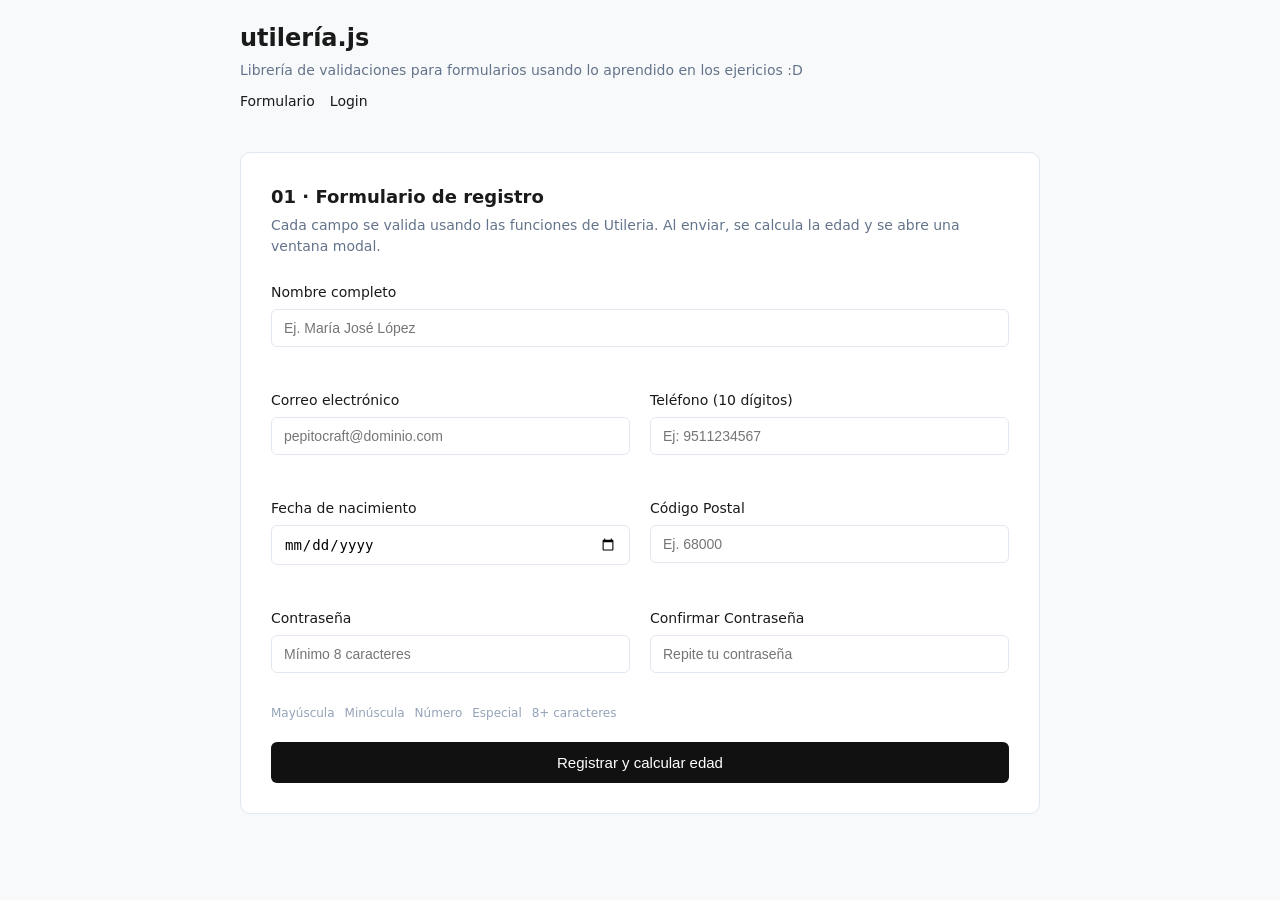
<file: index.html>
<!DOCTYPE html>
<html lang="es">
<head>
  <meta charset="UTF-8" />
  <meta name="viewport" content="width=device-width, initial-scale=1.0" />
  <title>Utilería.js - Actividad 2 </title>
  <link rel="stylesheet" href="css/styles.css" />
</head>
<body>
  <div class="envoltura">
    <header class="encabezado">
      <div>
        <div class="marca">
          <div>
            <h1>utilería.js</h1>
            <p>Librería de validaciones para formularios usando lo aprendido en los ejericios :D</p>
          </div>
        </div>
        <nav class="subnav">
          <a href="index.html">Formulario</a>
          <a href="login.html">Login</a>
        </nav>
      </div>
    </header>

    <section class="panel">
      <h2 class="panel-titulo">01 · Formulario de registro</h2>
      <p class="panel-descripcion">
        Cada campo se valida usando las funciones de Utileria. Al enviar, se calcula la edad y se abre una ventana modal.
      </p>

      <form id="formRegistro" novalidate>
        <div class="campo">
          <label for="nombre">Nombre completo</label>
          <input type="text" id="nombre" placeholder="Ej. María José López" autocomplete="off" />
          <span class="mensaje-error" id="errorNombre"></span>
        </div>

        <div class="fila-doble">
          <div class="campo">
            <label for="correo">Correo electrónico</label>
            <input type="text" id="correo" placeholder="pepitocraft@dominio.com" autocomplete="off" />
            <span class="mensaje-error" id="errorCorreo"></span>
          </div>

          <div class="campo">
            <label for="telefono">Teléfono (10 dígitos)</label>
            <input type="text" id="telefono" placeholder="Ej: 9511234567" autocomplete="off" />
            <span class="mensaje-error" id="errorTelefono"></span>
          </div>
        </div>

        <div class="fila-doble">
          <div class="campo">
            <label for="fechaNacimiento">Fecha de nacimiento</label>
            <input type="date" id="fechaNacimiento" />
            <span class="mensaje-error" id="errorFecha"></span>
          </div>

          <div class="campo">
            <label for="codigoPostal">Código Postal</label>
            <input type="text" id="codigoPostal" placeholder="Ej. 68000" autocomplete="off" />
            <span class="mensaje-error" id="errorCP"></span>
          </div>
        </div>

        <div class="fila-doble">
          <div class="campo">
            <label for="password">Contraseña</label>
            <input type="password" id="password" placeholder="Mínimo 8 caracteres" autocomplete="off" />
            <span class="mensaje-error" id="errorPassword"></span>
            
            <ul class="reglas-password" id="reglasPassword">
              <li id="regla-mayus">Mayúscula</li>
              <li id="regla-minus">Minúscula</li>
              <li id="regla-numero">Número</li>
              <li id="regla-especial">Especial</li>
              <li id="regla-longitud">8+ caracteres</li>
            </ul>
          </div>

          <div class="campo">
            <label for="confirmarPassword">Confirmar Contraseña</label>
            <input type="password" id="confirmarPassword" placeholder="Repite tu contraseña" autocomplete="off" />
            <span class="mensaje-error" id="errorConfirmar"></span>
          </div>
        </div>

        <button type="submit" class="boton boton-primario">Registrar y calcular edad</button>
      </form>
    </section>
  </div>

  <div class="modal-fondo" id="modalFondo">
    <div class="modal-caja">
      <button class="modal-cerrar" id="modalCerrar" aria-label="Cerrar">✕</button>
      <p class="modal-etiqueta">Edad calculada · calcularEdad()</p>
      <p class="modal-edad" id="modalEdadNumero">--</p>
      <p class="modal-veredicto" id="modalVeredictoTexto"></p>
      <span class="badge" id="modalBadge"></span>
    </div>
  </div>

  <script src="js/utileria.js"></script>
  
  <script>
    const form = document.getElementById("formRegistro");
    
    const inputNombre = document.getElementById("nombre");
    const inputCorreo = document.getElementById("correo");
    const inputTelefono = document.getElementById("telefono");
    const inputFecha = document.getElementById("fechaNacimiento");
    const inputCP = document.getElementById("codigoPostal");
    const inputPassword = document.getElementById("password");
    const inputConfirmar = document.getElementById("confirmarPassword");

    function marcarCampo(input, esValido) {
      if (esValido) {
        input.classList.add("valido");
        input.classList.remove("invalido");
      } else {
        input.classList.add("invalido");
        input.classList.remove("valido");
      }
    }

    inputNombre.addEventListener("input", () => {
      const valor = inputNombre.value.trim();
      let valido = false;
      if (valor !== "") { valido = Utileria.soloLetras(valor, true); }
      marcarCampo(inputNombre, valido);
      if (valido || valor === "") { document.getElementById("errorNombre").textContent = ""; } 
      else { document.getElementById("errorNombre").textContent = "Solo se permiten letras y espacios."; }
    });

    inputCorreo.addEventListener("input", () => {
      const valor = inputCorreo.value.trim();
      const valido = Utileria.validarCorreo(valor);
      if (valor === "") {
        inputCorreo.classList.remove("valido", "invalido");
        document.getElementById("errorCorreo").textContent = "";
      } else {
        marcarCampo(inputCorreo, valido);
        if (valido) { document.getElementById("errorCorreo").textContent = ""; } 
        else { document.getElementById("errorCorreo").textContent = "Formato de correo inválido."; }
      }
    });

    inputTelefono.addEventListener("input", () => {
      const valor = inputTelefono.value.trim();
      const longitudOk = Utileria.validarLongitud(valor, 10);
      const soloNumeros = valor.replace(/[^0-9]/g, ""); 
      let valido = false;
      if (valor !== "" && longitudOk && soloNumeros.length === 10) { valido = true; }
      marcarCampo(inputTelefono, valido);
      if (valido || valor === "") { document.getElementById("errorTelefono").textContent = ""; } 
      else { document.getElementById("errorTelefono").textContent = "Debe tener exactamente 10 dígitos."; }
    });

    inputFecha.addEventListener("change", () => {
      const valor = inputFecha.value;
      if (valor !== "") {
        const edad = Utileria.calcularEdad(valor);
        if (!isNaN(edad)) {
          marcarCampo(inputFecha, true);
          document.getElementById("errorFecha").textContent = "";
        } else {
          marcarCampo(inputFecha, false);
        }
      }
    });

    // --- Validación en vivo del Código Postal ---
    inputCP.addEventListener("input", () => {
      const valor = inputCP.value.trim();
      let valido = false;
      if (valor !== "") { valido = Utileria.validarCodigoPostal(valor); }
      marcarCampo(inputCP, valido);
      if (valido || valor === "") { document.getElementById("errorCP").textContent = ""; } 
      else { document.getElementById("errorCP").textContent = "Debe tener exactamente 5 números."; }
    });

    inputPassword.addEventListener("input", () => {
      const valor = inputPassword.value;
      const valido = Utileria.validarPassword(valor);
      
      if (valor === "") {
        inputPassword.classList.remove("valido", "invalido");
        document.getElementById("errorPassword").textContent = "";
      } else {
        marcarCampo(inputPassword, valido);
        if (valido) { document.getElementById("errorPassword").textContent = ""; } 
        else { document.getElementById("errorPassword").textContent = "No cumple los requisitos mínimos."; }
      }

      // Vuelve a checar la confirmación si la contraseña original cambia
      if (inputConfirmar.value !== "") {
        let confirmarOk = Utileria.validarTextosIguales(valor, inputConfirmar.value);
        marcarCampo(inputConfirmar, confirmarOk);
        if (confirmarOk) { document.getElementById("errorConfirmar").textContent = ""; }
        else { document.getElementById("errorConfirmar").textContent = "Las contraseñas no coinciden."; }
      }

      const liMayus = document.getElementById("regla-mayus");
      if (/[A-Z]/.test(valor)) { liMayus.classList.add("cumple"); } else { liMayus.classList.remove("cumple"); }
      const liMinus = document.getElementById("regla-minus");
      if (/[a-z]/.test(valor)) { liMinus.classList.add("cumple"); } else { liMinus.classList.remove("cumple"); }
      const liNumero = document.getElementById("regla-numero");
      if (/[0-9]/.test(valor)) { liNumero.classList.add("cumple"); } else { liNumero.classList.remove("cumple"); }
      const liEspecial = document.getElementById("regla-especial");
      if (/[^A-Za-z0-9]/.test(valor)) { liEspecial.classList.add("cumple"); } else { liEspecial.classList.remove("cumple"); }
      const liLongitud = document.getElementById("regla-longitud");
      if (valor.length >= 8) { liLongitud.classList.add("cumple"); } else { liLongitud.classList.remove("cumple"); }
    });

    // --- Validación en vivo de Confirmar Contraseña ---
    inputConfirmar.addEventListener("input", () => {
      const valor1 = inputPassword.value;
      const valor2 = inputConfirmar.value;
      let valido = false;
      if (valor2 !== "") { valido = Utileria.validarTextosIguales(valor1, valor2); }
      marcarCampo(inputConfirmar, valido);
      if (valido || valor2 === "") { document.getElementById("errorConfirmar").textContent = ""; } 
      else { document.getElementById("errorConfirmar").textContent = "Las contraseñas no coinciden."; }
    });

    form.addEventListener("submit", (evento) => {
      evento.preventDefault();

      const nombre = inputNombre.value.trim();
      const correo = inputCorreo.value.trim();
      const telefono = inputTelefono.value.trim();
      const fecha = inputFecha.value;
      const cp = inputCP.value.trim();
      const password = inputPassword.value;
      const confirmar = inputConfirmar.value;

      let nombreOk = false;
      if (Utileria.soloLetras(nombre, true)) { nombreOk = true; }

      let correoOk = false;
      if (Utileria.validarCorreo(correo)) { correoOk = true; }

      let telefonoOk = false;
      if (Utileria.validarLongitud(telefono, 10)) {
        const digitos = telefono.replace(/[^0-9]/g, "");
        if (digitos.length === 10) { telefonoOk = true; }
      }

      let fechaOk = false;
      if (fecha !== "") {
        const edadValidar = Utileria.calcularEdad(fecha);
        if (!isNaN(edadValidar)) { fechaOk = true; }
      }

      let cpOk = false;
      if (Utileria.validarCodigoPostal(cp)) { cpOk = true; }

      let passwordOk = false;
      if (Utileria.validarPassword(password)) { passwordOk = true; }

      let confirmarOk = false;
      if (Utileria.validarTextosIguales(password, confirmar) && password !== "") { confirmarOk = true; }

      // Agregamos las nuevas variables al IF principal
      if (nombreOk === true && correoOk === true && telefonoOk === true && fechaOk === true && cpOk === true && passwordOk === true && confirmarOk === true) {
        
        const edad = Utileria.calcularEdad(fecha);
        const mayor = Utileria.esMayorDeEdad(fecha);
        const nombreFormateado = Utileria.capitalizarNombre(nombre);

        document.getElementById("modalEdadNumero").textContent = edad;
        document.getElementById("modalVeredictoTexto").textContent = nombreFormateado + ", con fecha de nacimiento " + fecha + ", tiene " + edad + " años.";
        
        const badge = document.getElementById("modalBadge");
        if (mayor === true) {
          badge.textContent = "Mayor de edad";
          badge.className = "badge mayor";
        } else {
          badge.textContent = "Menor de edad";
          badge.className = "badge menor";
        }

        document.getElementById("modalFondo").classList.add("activo");

      } else {
        alert("El formulario está incompleto o tiene errores. Revisa los campos marcados en rojo.");
      }
    });

    const modalFondo = document.getElementById("modalFondo");
    
    document.getElementById("modalCerrar").addEventListener("click", () => {
      modalFondo.classList.remove("activo");
    });
    
    modalFondo.addEventListener("click", (e) => {
      if (e.target === modalFondo) { modalFondo.classList.remove("activo"); }
    });
    
    document.addEventListener("keydown", (e) => {
      if (e.key === "Escape") { modalFondo.classList.remove("activo"); }
    });
  </script>
</body>
</html>
</file>
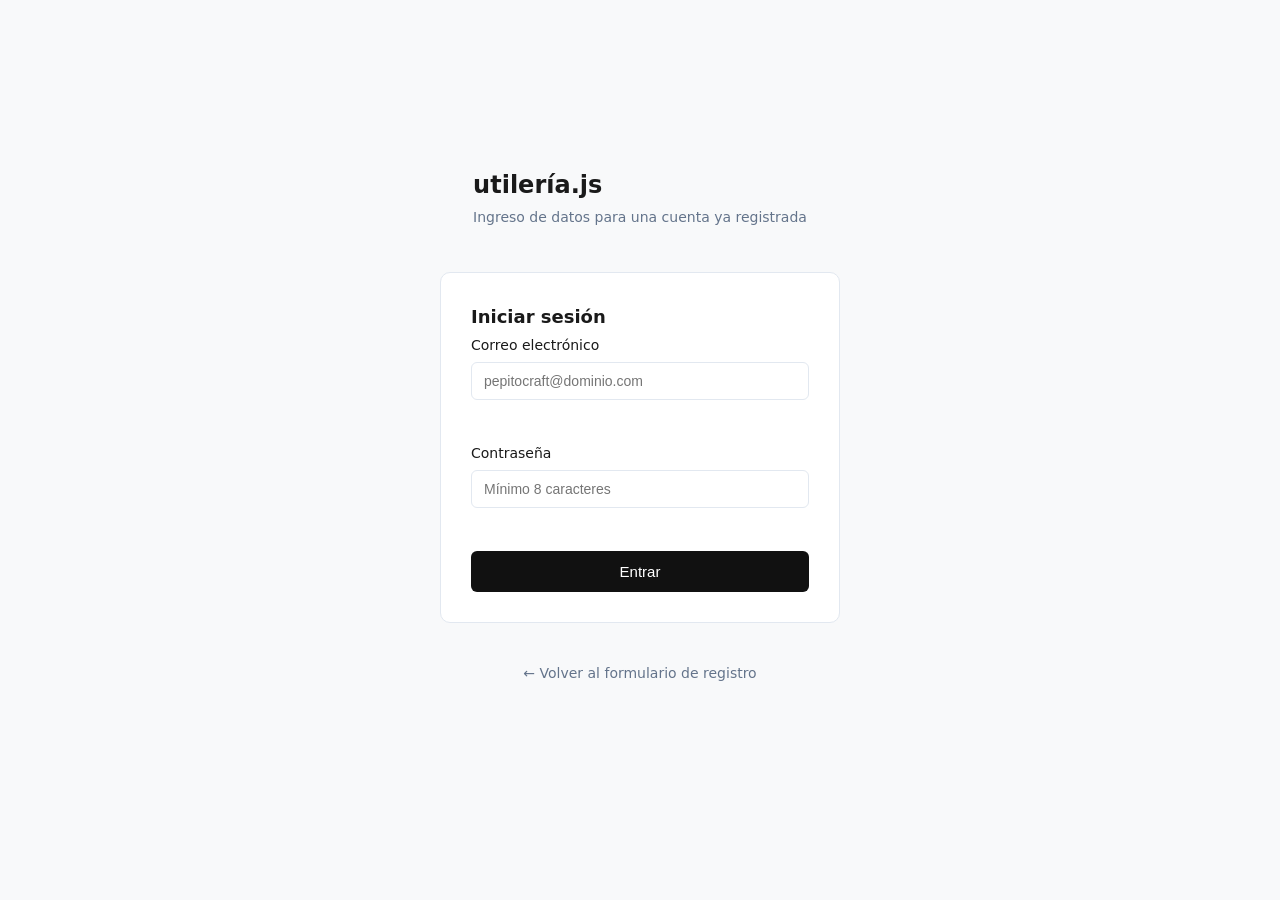
<file: login.html>
<!DOCTYPE html>
<html lang="es">
<head>
  <meta charset="UTF-8" />
  <meta name="viewport" content="width=device-width, initial-scale=1.0" />
  <title>Utilería.js — Login</title>
  <link rel="stylesheet" href="css/styles.css" />
</head>
<body>
  <div class="centro-vertical">
    <div class="envoltura login-caja">

      <div class="marca" style="justify-content:center; margin-bottom:24px;">
        <div>
          <h1>utilería.js</h1>
          <p>Ingreso de datos para una cuenta ya registrada</p>
        </div>
      </div>

      <section class="panel">
        <h2 class="panel-titulo">Iniciar sesión</h2>
        <form id="formLogin" novalidate>
          <div class="campo">
            <label for="loginCorreo">Correo electrónico</label>
            <input type="text" id="loginCorreo" placeholder="pepitocraft@dominio.com" autocomplete="off" />
            <span class="mensaje-error" id="errorLoginCorreo"></span>
          </div>

          <div class="campo">
            <label for="loginPassword">Contraseña</label>
            <input type="password" id="loginPassword" placeholder="Mínimo 8 caracteres" autocomplete="off" />
            <span class="mensaje-error" id="errorLoginPassword"></span>
          </div>

          <button type="submit" class="boton boton-primario" style="width:100%;">Entrar</button>
        </form>
      </section>

      <a class="login-link-vuelta" href="index.html">← Volver al formulario de registro</a>
    </div>
  </div>

  <script src="js/utileria.js"></script>
  <script>
    const formLogin = document.getElementById("formLogin");
    const correoInput = document.getElementById("loginCorreo");
    const passwordInput = document.getElementById("loginPassword");

    function marcarCampoLogin(input, esValido) {
      if (esValido) {
        input.classList.add("valido");
        input.classList.remove("invalido");
      } else {
        input.classList.add("invalido");
        input.classList.remove("valido");
      }
    }

    correoInput.addEventListener("input", () => {
      const valor = correoInput.value.trim();
      const valido = Utileria.validarCorreo(valor);
      
      if (valor === "") {
        correoInput.classList.remove("valido");
        correoInput.classList.remove("invalido");
        document.getElementById("errorLoginCorreo").textContent = "";
      } else {
        marcarCampoLogin(correoInput, valido);
        if (valido) {
          document.getElementById("errorLoginCorreo").textContent = "";
        } else {
          document.getElementById("errorLoginCorreo").textContent = "Correo con formato inválido.";
        }
      }
    });

    passwordInput.addEventListener("input", () => {
      const valor = passwordInput.value;
      const valido = Utileria.validarPassword(valor);
      
      if (valor === "") {
        passwordInput.classList.remove("valido");
        passwordInput.classList.remove("invalido");
        document.getElementById("errorLoginPassword").textContent = "";
      } else {
        marcarCampoLogin(passwordInput, valido);
        if (valido) {
          document.getElementById("errorLoginPassword").textContent = "";
        } else {
          document.getElementById("errorLoginPassword").textContent = "Necesita mayúscula, minúscula, número, símbolo y 8+ caracteres.";
        }
      }
    });

    formLogin.addEventListener("submit", (evento) => {
      evento.preventDefault();
      
      const correo = correoInput.value.trim();
      const password = passwordInput.value;

      let correoValido = false;
      if (Utileria.validarCorreo(correo)) {
        correoValido = true;
      }

      let passwordValido = false;
      if (Utileria.validarPassword(password)) {
        passwordValido = true;
      }

      if (correoValido === true && passwordValido === true) {
        alert("Inicio de sesión válido (demo). Correo y contraseña cumplen el formato requerido.");
      } else {
        alert("Acceso denegado: revisa el formato del correo y/o la contraseña.");
      }
    });
  </script>
</body>
</html>
</file>
<file: css/styles.css>
/* =========================================
   Variables Globales y Reset
========================================= */
:root {
  --bg-color: #f8f9fa;
  --text-color: #1a1a1a;
  --panel-bg: #ffffff;
  --border-color: #e2e8f0;
  --primary: #111111;
  --primary-hover: #333333;
  --error: #dc2626;
  --success: #16a34a;
  --console-bg: #0f172a;
  --console-text: #22c55e;
}

* {
  margin: 0;
  padding: 0;
  box-sizing: border-box;
}

body {
  font-family: system-ui, -apple-system, sans-serif;
  background-color: var(--bg-color);
  color: var(--text-color);
  line-height: 1.5;
  padding: 20px;
}

/* =========================================
   Layouts y Contenedores
========================================= */
.envoltura {
  max-width: 800px;
  margin: 0 auto;
  display: flex;
  flex-direction: column;
  gap: 20px;
}

.centro-vertical {
  min-height: 90vh;
  display: flex;
  align-items: center;
  justify-content: center;
}

.login-caja {
  max-width: 400px;
  width: 100%;
}

/* =========================================
   Encabezado y Marca
========================================= */
.encabezado {
  display: flex;
  justify-content: space-between;
  align-items: flex-start;
  margin-bottom: 20px;
}

.marca {
  display: flex;
  align-items: center;
  gap: 15px;
}

.marca-icono {
  background: var(--primary);
  color: white;
  width: 40px;
  height: 40px;
  display: flex;
  align-items: center;
  justify-content: center;
  font-size: 20px;
  font-weight: bold;
  border-radius: 8px;
}

h1 {
  font-size: 24px;
  margin-bottom: 4px;
}

p {
  color: #64748b;
  font-size: 14px;
}

.subnav {
  display: flex;
  gap: 15px;
  margin-top: 10px;
}

.subnav a {
  color: var(--text-color);
  text-decoration: none;
  font-size: 14px;
  font-weight: 500;
}

.subnav a:hover {
  text-decoration: underline;
}

.ficha-tag {
  background: var(--border-color);
  padding: 4px 10px;
  border-radius: 20px;
  font-size: 12px;
  color: #475569;
}

/* =========================================
   Paneles y Tarjetas
========================================= */
.panel {
  background: var(--panel-bg);
  border: 1px solid var(--border-color);
  border-radius: 10px;
  padding: 30px;
}

.panel-titulo {
  font-size: 18px;
  margin-bottom: 5px;
}

.panel-descripcion {
  margin-bottom: 25px;
}

/* =========================================
   Formularios y Entradas
========================================= */
.campo {
  margin-bottom: 20px;
}

.fila-doble {
  display: grid;
  grid-template-columns: 1fr 1fr;
  gap: 20px;
}

label {
  display: block;
  margin-bottom: 6px;
  font-size: 14px;
  font-weight: 500;
}

input {
  width: 100%;
  padding: 10px 12px;
  border: 1px solid var(--border-color);
  border-radius: 6px;
  font-size: 14px;
  outline: none;
  transition: border-color 0.2s;
}

input:focus {
  border-color: var(--primary);
}

/* Estados de validación inyectados por JS */
input.valido {
  border-color: var(--success);
}

input.invalido {
  border-color: var(--error);
}

.mensaje-error {
  display: block;
  color: var(--error);
  font-size: 12px;
  margin-top: 5px;
  min-height: 18px;
}

/* Reglas dinámicas de la contraseña */
.reglas-password {
  list-style: none;
  display: flex;
  flex-wrap: wrap;
  gap: 10px;
  margin-top: 8px;
  font-size: 12px;
  color: #94a3b8;
}

.reglas-password li.cumple {
  color: var(--success);
}

/* =========================================
   Botones
========================================= */
.boton {
  width: 100%;
  padding: 12px;
  border: none;
  border-radius: 6px;
  font-size: 15px;
  font-weight: 500;
  cursor: pointer;
  transition: background 0.2s;
}

.boton-primario {
  background: var(--primary);
  color: white;
}

.boton-primario:hover {
  background: var(--primary-hover);
}

/* =========================================
   Consola de depuración
========================================= */
.consola {
  background: var(--console-bg);
  color: var(--console-text);
  font-family: monospace;
  padding: 15px;
  border-radius: 6px;
  height: 160px;
  overflow-y: auto;
  font-size: 13px;
}

.consola .linea {
  margin-bottom: 4px;
  border-bottom: 1px solid #1e293b;
  padding-bottom: 2px;
}

.consola .linea.error {
  color: #f87171;
}

/* =========================================
   Ventana Modal
========================================= */
.modal-fondo {
  position: fixed;
  top: 0; left: 0; right: 0; bottom: 0;
  background: rgba(0, 0, 0, 0.6);
  display: flex;
  align-items: center;
  justify-content: center;
  opacity: 0;
  pointer-events: none;
  transition: opacity 0.3s;
  z-index: 1000;
}

.modal-fondo.activo {
  opacity: 1;
  pointer-events: auto;
}

.modal-caja {
  background: var(--panel-bg);
  padding: 40px;
  border-radius: 12px;
  text-align: center;
  max-width: 400px;
  width: 90%;
  position: relative;
}

.modal-cerrar {
  position: absolute;
  top: 15px; right: 15px;
  background: none; border: none;
  font-size: 20px; cursor: pointer; color: #64748b;
}

.modal-etiqueta {
  font-size: 14px;
  text-transform: uppercase;
  letter-spacing: 1px;
  margin-bottom: 10px;
}

.modal-edad {
  font-size: 64px;
  font-weight: bold;
  line-height: 1;
  margin-bottom: 20px;
}

.modal-veredicto {
  margin-bottom: 20px;
  color: #475569;
}

.badge {
  display: inline-block;
  padding: 6px 12px;
  border-radius: 20px;
  font-size: 14px;
  font-weight: 500;
}

.badge.mayor { background: #dcfce7; color: #166534; }
.badge.menor { background: #fee2e2; color: #991b1b; }

/* =========================================
   Pie de página y Enlaces
========================================= */
.pie {
  text-align: center;
  margin-top: 40px;
  font-size: 13px;
  color: #94a3b8;
}

.pie a { color: inherit; }

.login-link-vuelta {
  display: block;
  text-align: center;
  margin-top: 20px;
  color: #64748b;
  text-decoration: none;
  font-size: 14px;
}

.login-link-vuelta:hover {
  color: var(--primary);
}

/* =========================================
   Media Queries (Móvil)
========================================= */
@media (max-width: 600px) {
  .fila-doble {
    grid-template-columns: 1fr;
    gap: 0;
  }
  
  .encabezado {
    flex-direction: column;
    gap: 15px;
  }
}
</file>
